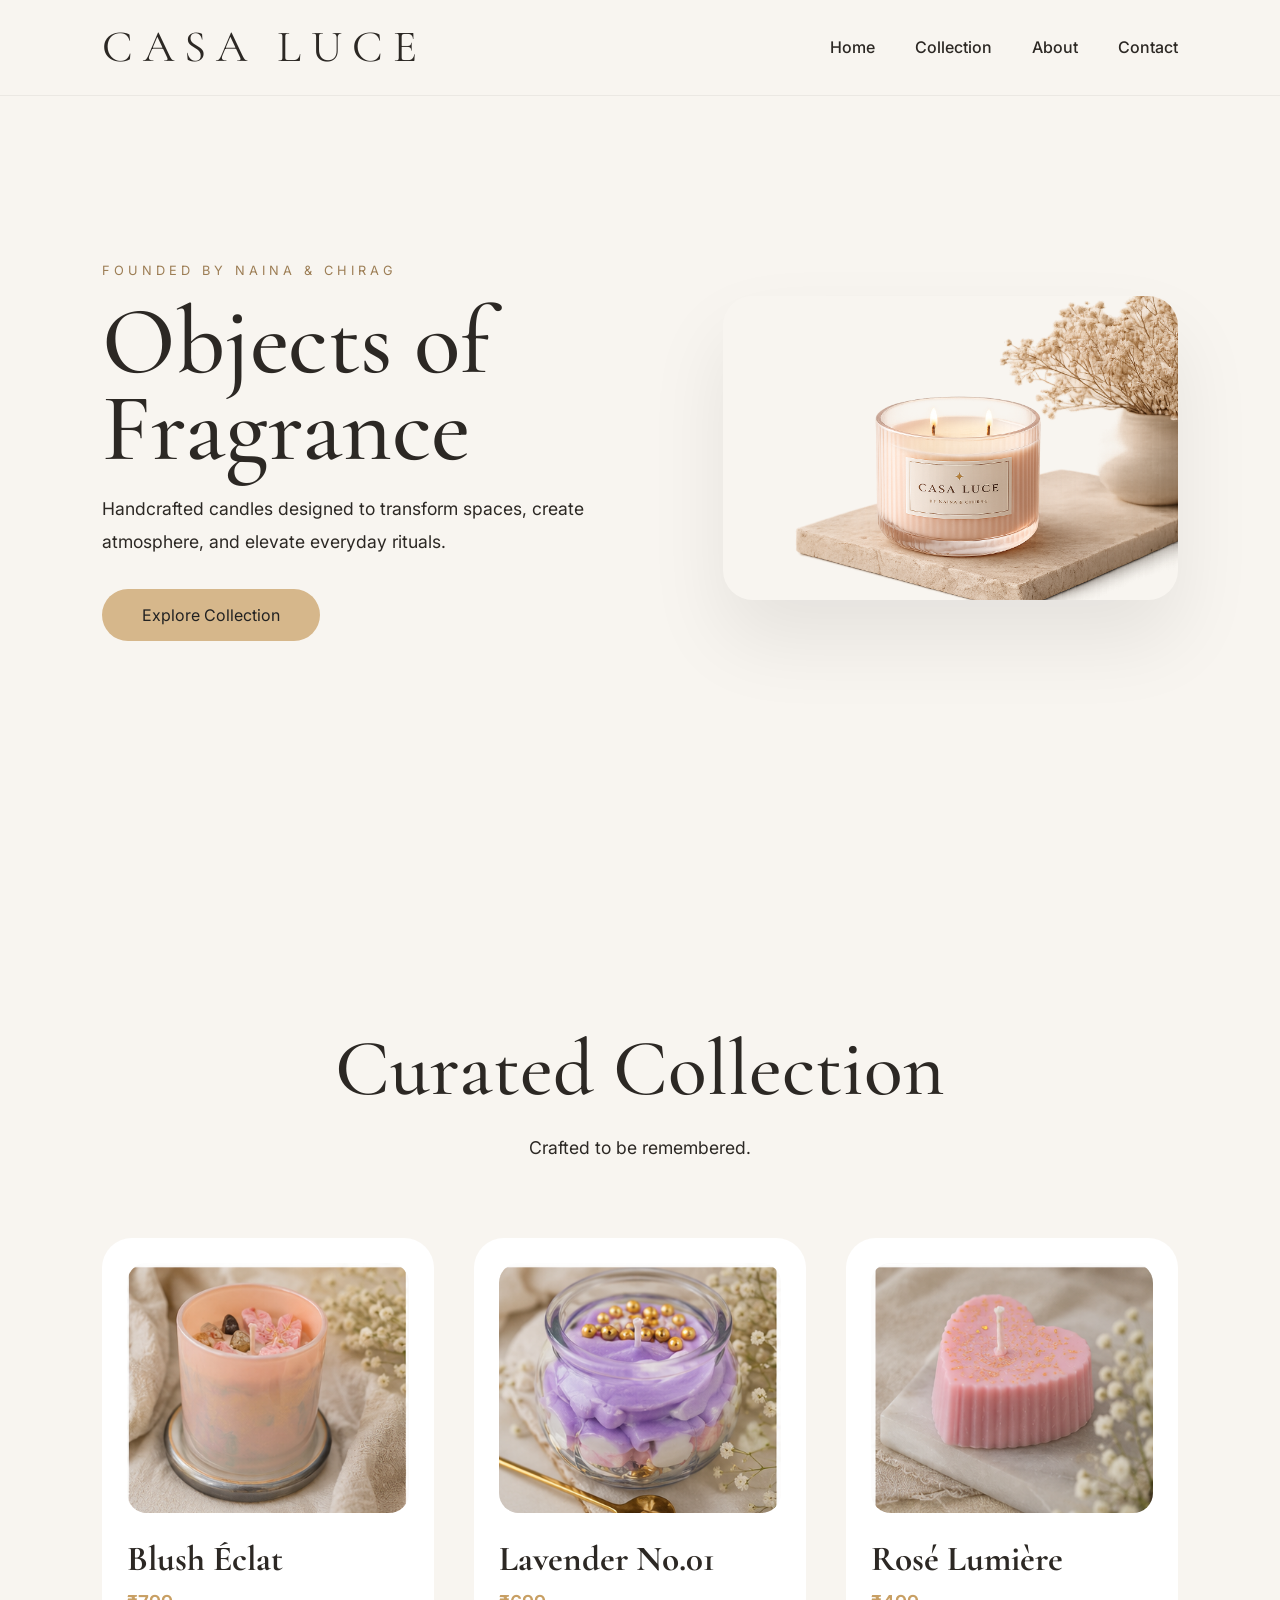
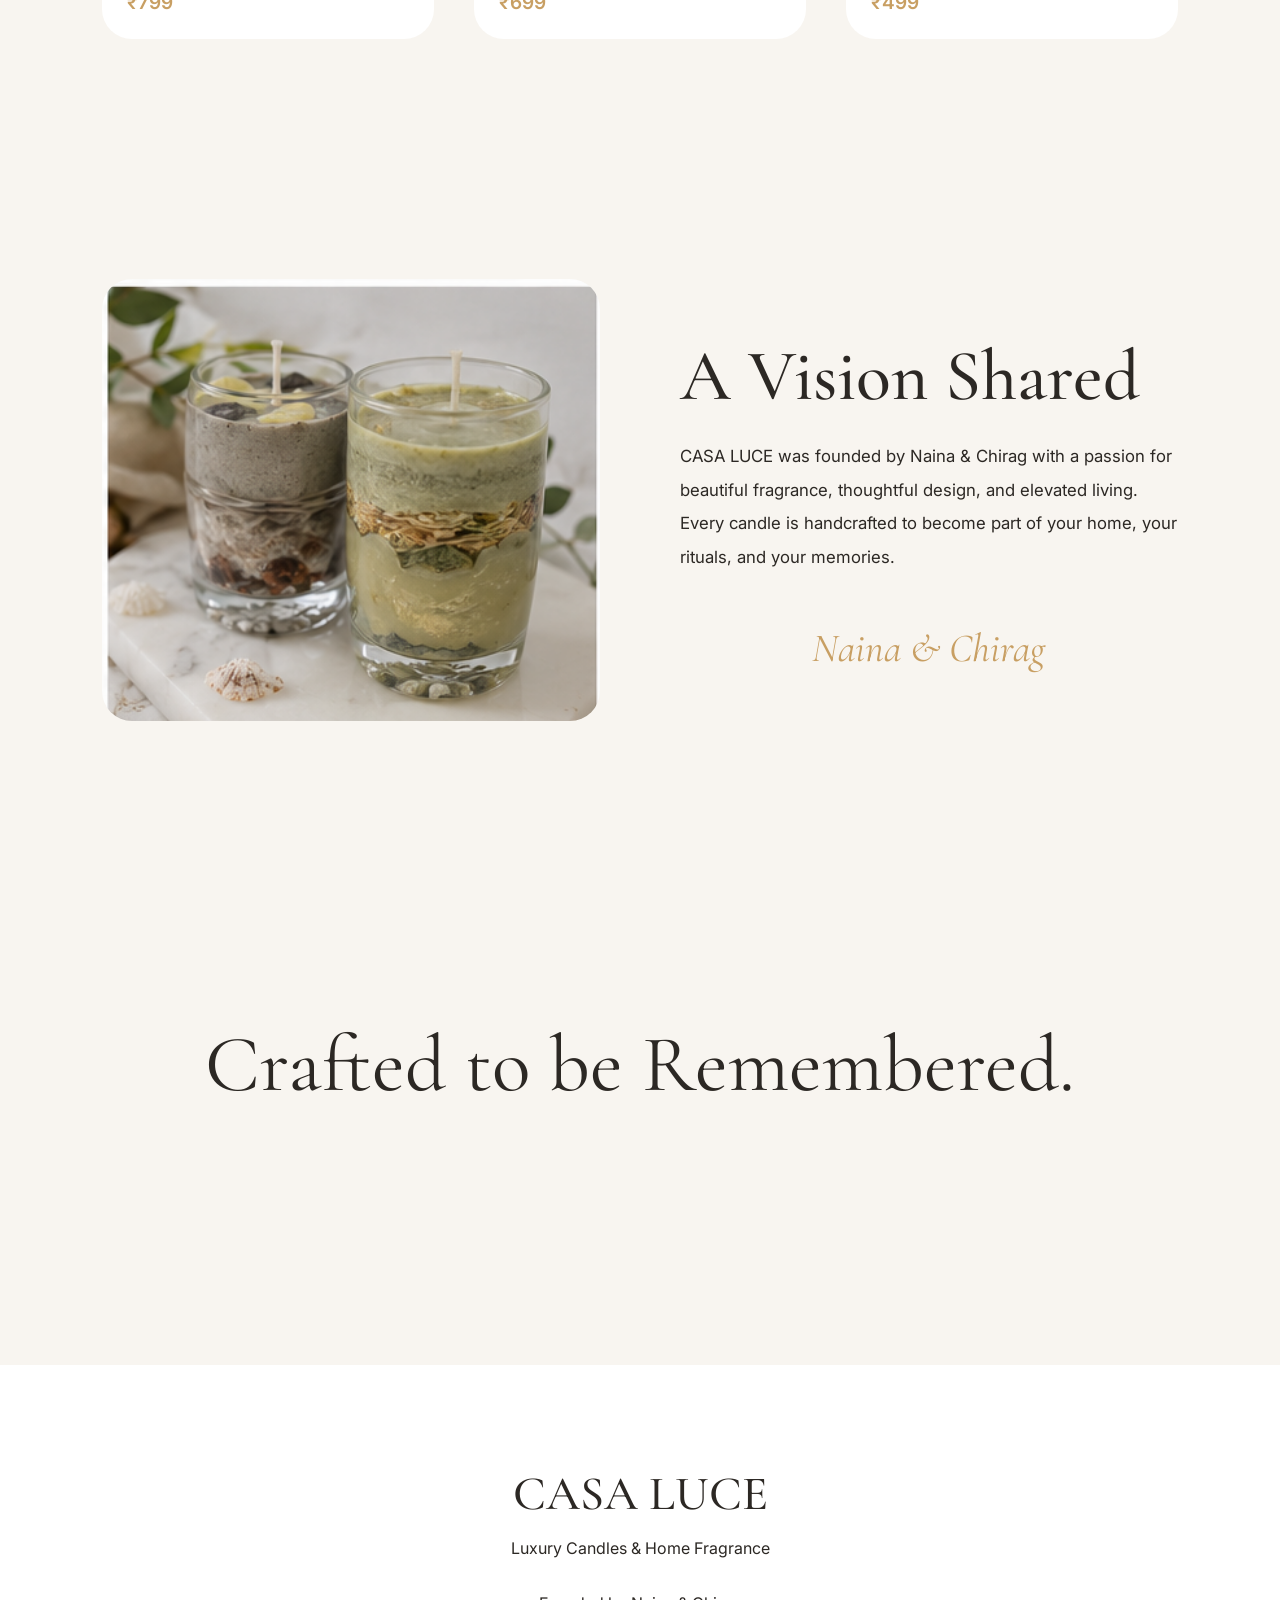
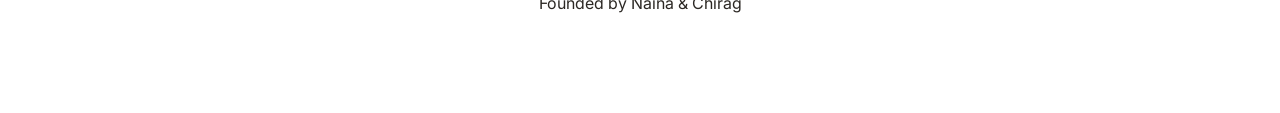
<file: index.html>
<!DOCTYPE html>
<html lang="en">

<head>
<meta charset="UTF-8">
<meta name="viewport" content="width=device-width, initial-scale=1.0">

<title>CASA LUCE</title>

<link rel="stylesheet" href="style.css">

<link href="https://fonts.googleapis.com/css2?family=Cormorant+Garamond:wght@300;400;500;600&family=Inter:wght@300;400;500&display=swap" rel="stylesheet">

</head>

<body>

<nav>

<div class="logo">
CASA LUCE
</div>

<ul>
<li><a href="index.html">Home</a></li>
<li><a href="collection.html">Collection</a></li>
<li><a href="about.html">About</a></li>
<li><a href="contact.html">Contact</a></li>
</ul>

</nav>

<section class="hero">

<div class="hero-text">

<span class="subtitle">
FOUNDED BY NAINA & CHIRAG
</span>

<h1>
Objects of<br>
Fragrance
</h1>

<p>
Handcrafted candles designed to transform spaces,
create atmosphere, and elevate everyday rituals.
</p>

<a href="collection.html" class="btn">
Explore Collection
</a>

</div>

<div class="hero-image">

<img src="images/my-candle.png" alt="CASA LUCE Candle">

</div>

</section>

<section class="section">

<div class="section-title">

<h2>
Curated Collection
</h2>

<p>
Crafted to be remembered.
</p>

</div>

<div class="products">

<div class="card">
<img src="images/candle_10.png">
<h3>Blush Éclat</h3>
<div class="price">₹799</div>
</div>

<div class="card">
<img src="images/candle_09.png">
<h3>Lavender No.01</h3>
<div class="price">₹699</div>
</div>

<div class="card">
<img src="images/candle_12.png">
<h3>Rosé Lumière</h3>
<div class="price">₹499</div>
</div>

</div>

</section>

<section class="section">

<div class="story">

<div>

<img src="images/candle_11.png">

</div>

<div>

<h2>
A Vision Shared
</h2>

<p>
CASA LUCE was founded by Naina & Chirag with a passion for
beautiful fragrance, thoughtful design, and elevated living.

Every candle is handcrafted to become part of your home,
your rituals, and your memories.
</p>

<div class="signature">
Naina & Chirag
</div>

</div>

</div>

</section>

<section class="quote">

<p>
Crafted to be Remembered.
</p>

</section>

<footer>

<h2>
CASA LUCE
</h2>

<p>
Luxury Candles & Home Fragrance
</p>

<br>

<p>
Founded by Naina & Chirag
</p>

</footer>

</body>
</html>
</file>
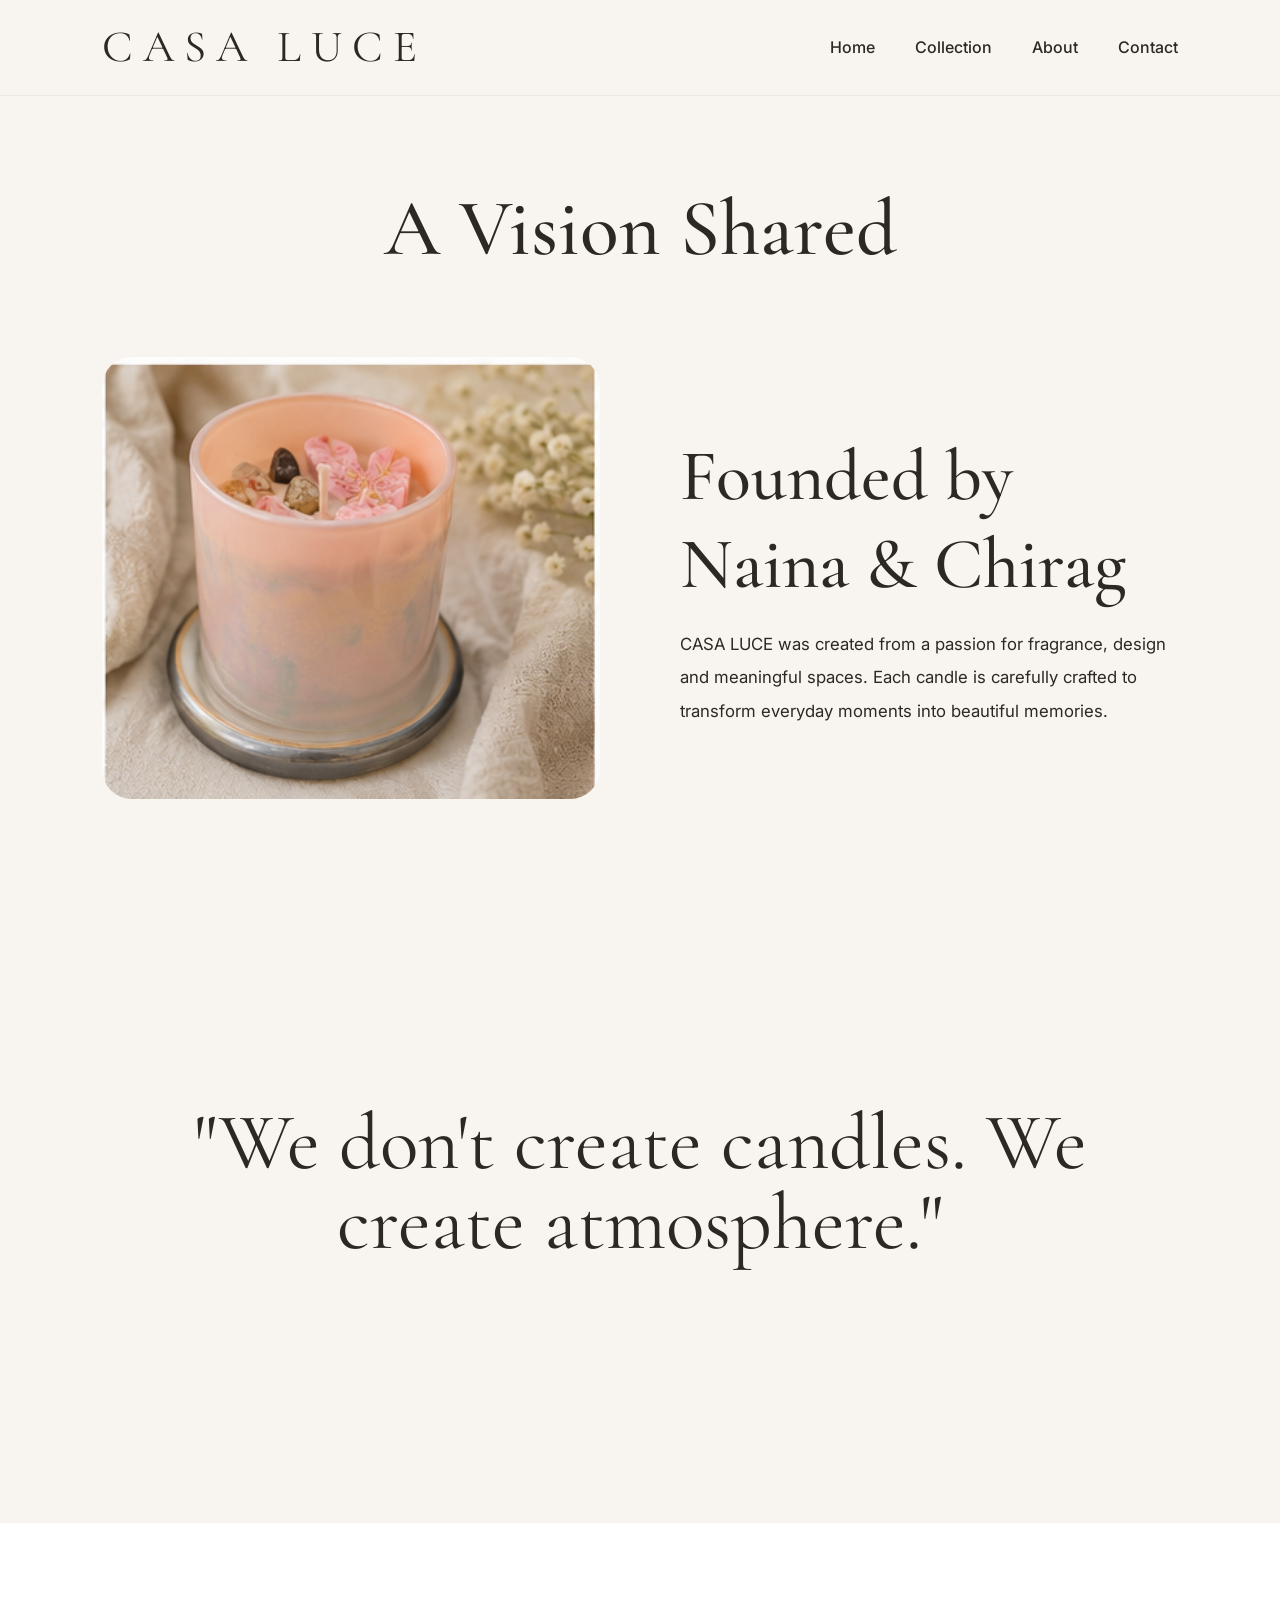
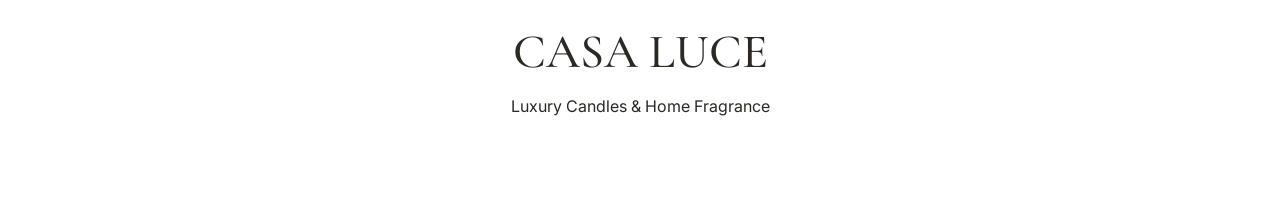
<file: about.html>
<!DOCTYPE html>
<html lang="en">

<head>
<meta charset="UTF-8">
<meta name="viewport" content="width=device-width, initial-scale=1.0">

<title>About | CASA LUCE</title>

<link rel="stylesheet" href="style.css">

</head>

<body>

<nav>

<div class="logo">CASA LUCE</div>

<ul>
<li><a href="index.html">Home</a></li>
<li><a href="collection.html">Collection</a></li>
<li><a href="about.html">About</a></li>
<li><a href="contact.html">Contact</a></li>
</ul>

</nav>

<section class="section" style="padding-top:180px;">

<div class="section-title">

<h2>
A Vision Shared
</h2>

</div>

<div class="story">

<div>

<img src="images/candle_10.png">

</div>

<div>

<h2>
Founded by Naina & Chirag
</h2>

<p>
CASA LUCE was created from a passion for fragrance,
design and meaningful spaces.

Each candle is carefully crafted to transform everyday
moments into beautiful memories.
</p>

</div>

</div>

</section>

<section class="quote">

<p>
"We don't create candles.
We create atmosphere."
</p>

</section>

<footer>

<h2>CASA LUCE</h2>

<p>
Luxury Candles & Home Fragrance
</p>

</footer>

</body>

</html>
</file>
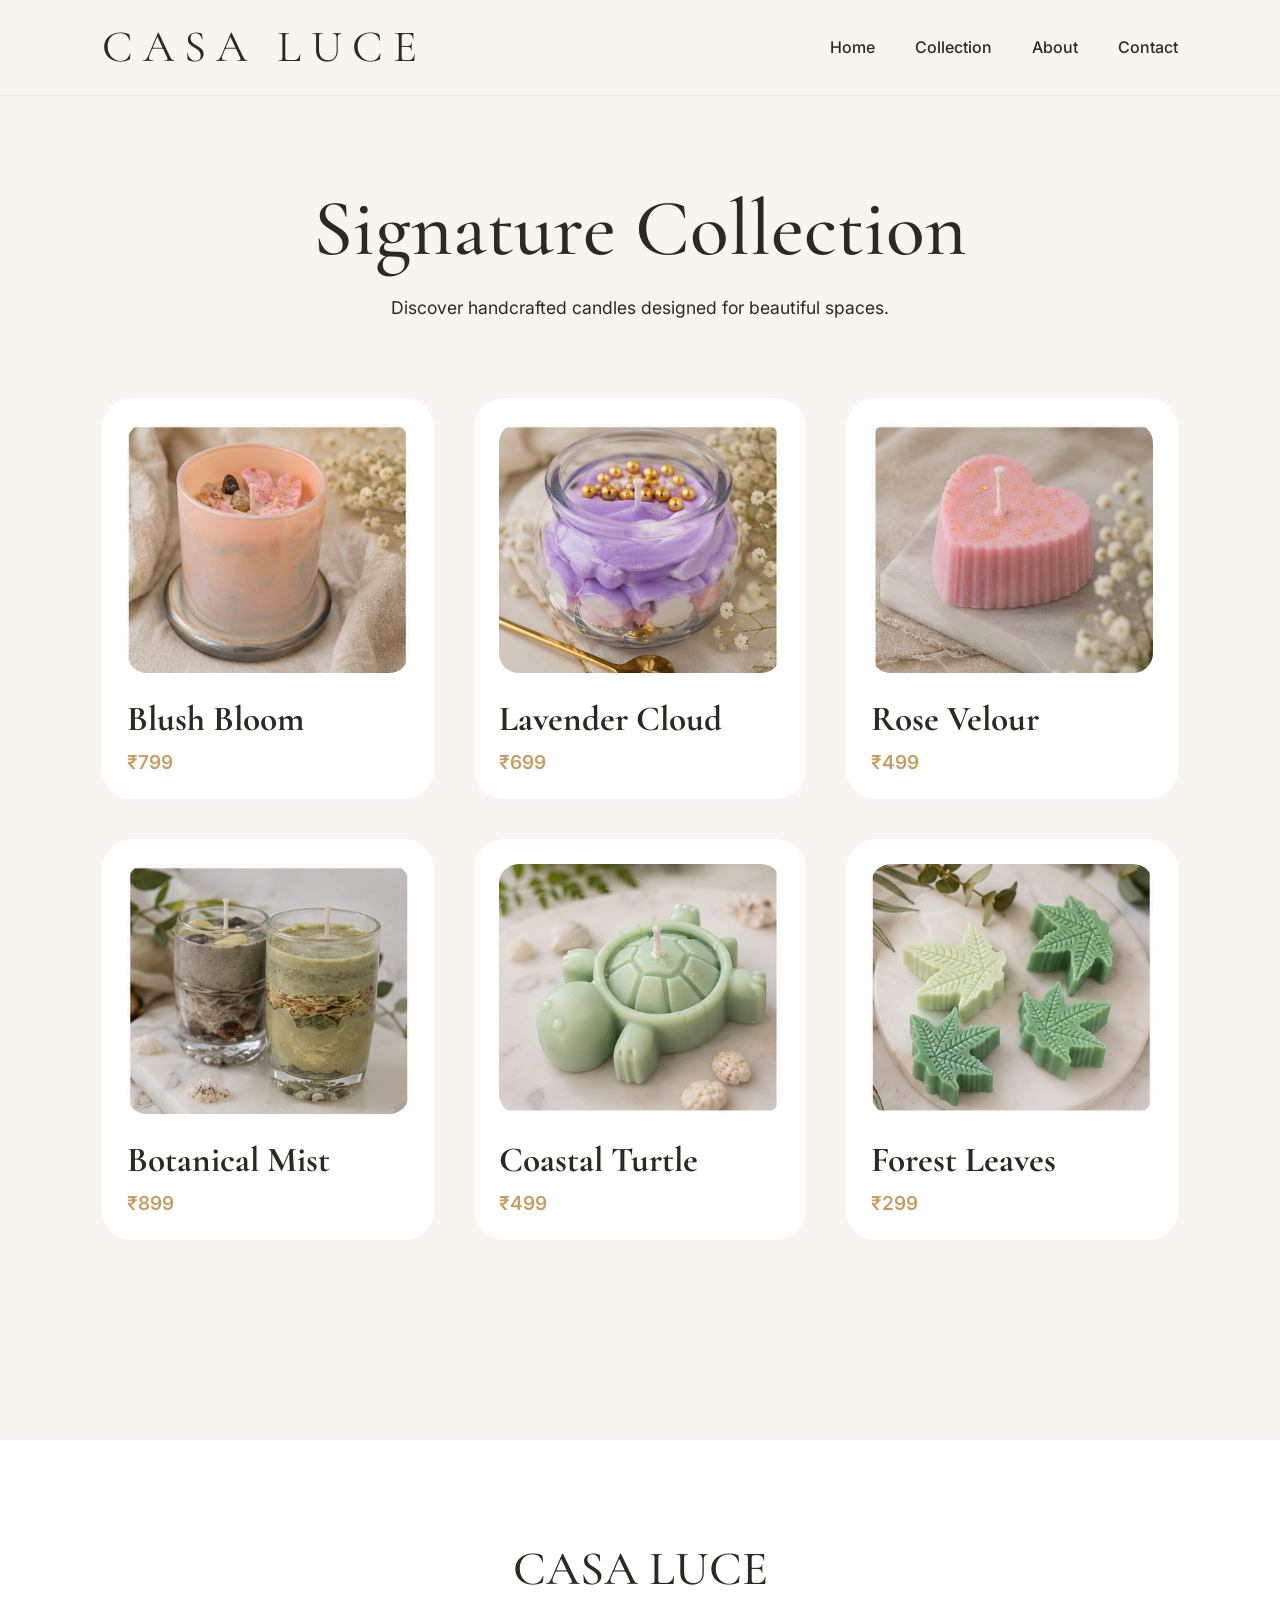
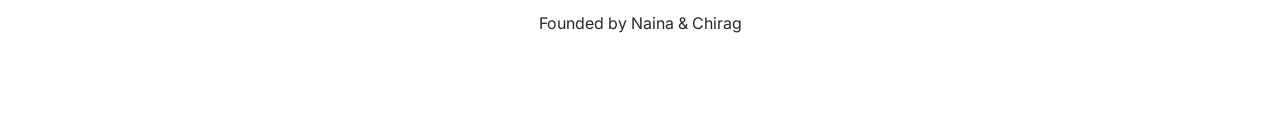
<file: collection.html>
<!DOCTYPE html>
<html lang="en">

<head>
<meta charset="UTF-8">
<meta name="viewport" content="width=device-width, initial-scale=1.0">

<title>Collection | CASA LUCE</title>

<link rel="stylesheet" href="style.css">
</head>

<body>

<nav>

<div class="logo">CASA LUCE</div>

<ul>
<li><a href="index.html">Home</a></li>
<li><a href="collection.html">Collection</a></li>
<li><a href="about.html">About</a></li>
<li><a href="contact.html">Contact</a></li>
</ul>

</nav>

<section class="section" style="padding-top:180px;">

<div class="section-title">

<h2>Signature Collection</h2>

<p style="margin-top:20px;">
Discover handcrafted candles designed for beautiful spaces.
</p>

</div>

<div class="products">

<div class="card">
<img src="images/candle_10.png">
<h3>Blush Bloom</h3>
<div class="price">₹799</div>
</div>

<div class="card">
<img src="images/candle_09.png">
<h3>Lavender Cloud</h3>
<div class="price">₹699</div>
</div>

<div class="card">
<img src="images/candle_12.png">
<h3>Rose Velour</h3>
<div class="price">₹499</div>
</div>

<div class="card">
<img src="images/candle_11.png">
<h3>Botanical Mist</h3>
<div class="price">₹899</div>
</div>

<div class="card">
<img src="images/candle_01.png">
<h3>Coastal Turtle</h3>
<div class="price">₹499</div>
</div>

<div class="card">
<img src="images/candle_02.png">
<h3>Forest Leaves</h3>
<div class="price">₹299</div>
</div>

</div>

</section>

<footer>

<h2>CASA LUCE</h2>

<p>
Founded by Naina & Chirag
</p>

</footer>

</body>

</html>
</file>
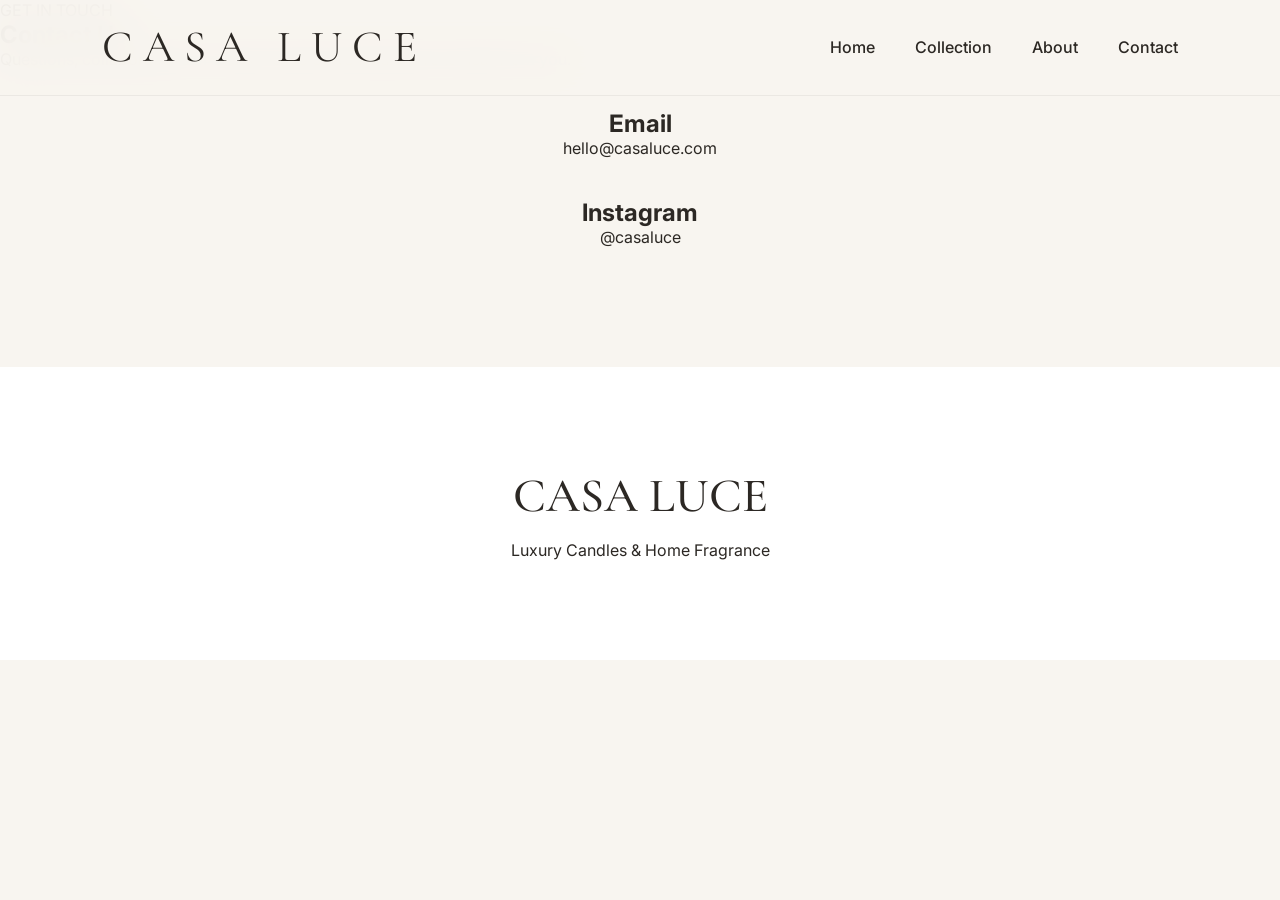
<file: contact.html>
<!DOCTYPE html>
<html lang="en">

<head>
<meta charset="UTF-8">
<meta name="viewport" content="width=device-width, initial-scale=1.0">

<title>Contact | CASA LUCE</title>

<link rel="preconnect" href="https://fonts.googleapis.com">
<link href="https://fonts.googleapis.com/css2?family=Cormorant+Garamond:wght@400;500;600&family=Inter:wght@300;400;500&display=swap" rel="stylesheet">

<link rel="stylesheet" href="style.css">

</head>

<body>

<nav>

<div class="logo">CASA LUCE</div>

<ul>
<li><a href="index.html">Home</a></li>
<li><a href="collection.html">Collection</a></li>
<li><a href="about.html">About</a></li>
<li><a href="contact.html">Contact</a></li>
</ul>

</nav>

<section class="about-hero">

<span>GET IN TOUCH</span>

<h1>Contact Us</h1>

<p>
Questions, collaborations or custom orders.
We would love to hear from you.
</p>

</section>

<section style="padding:40px 10%; text-align:center;">

<h2>Email</h2>

<p>hello@casaluce.com</p>

<br><br>

<h2>Instagram</h2>

<p>@casaluce</p>

</section>

<footer>

<h2>CASA LUCE</h2>

<p>
Luxury Candles & Home Fragrance
</p>

</footer>
<div class="cursor-glow"></div>

<script>
const glow=document.querySelector('.cursor-glow');

document.addEventListener('mousemove',(e)=>{
glow.style.left=e.clientX+'px';
glow.style.top=e.clientY+'px';
});
</script>
</body>

</html>
</file>
<file: style.css>
@import url('https://fonts.googleapis.com/css2?family=Cormorant+Garamond:wght@300;400;500;600&family=Inter:wght@300;400;500&display=swap');

*{
margin:0;
padding:0;
box-sizing:border-box;
}

html{
scroll-behavior:smooth;
}

body{
font-family:'Inter',sans-serif;
background:#f8f5f0;
color:#2c2824;
overflow-x:hidden;
}

nav{
position:fixed;
top:0;
left:0;
width:100%;
display:flex;
justify-content:space-between;
align-items:center;
padding:25px 8%;
background:rgba(248,245,240,.95);
backdrop-filter:blur(20px);
z-index:999;
border-bottom:1px solid rgba(0,0,0,.05);
}

.logo{
font-family:'Cormorant Garamond',serif;
font-size:2.6rem;
letter-spacing:10px;
font-weight:400;
}

nav ul{
display:flex;
gap:40px;
list-style:none;
}

nav a{
text-decoration:none;
color:#2c2824;
font-weight:500;
position:relative;
}

nav a::after{
content:'';
position:absolute;
bottom:-5px;
left:0;
width:0;
height:1px;
background:#c7a46c;
transition:.4s;
}

nav a:hover::after{
width:100%;
}

.hero{
min-height:100vh;
display:flex;
justify-content:space-between;
align-items:center;
padding:140px 8%;
gap:80px;
}

.hero-text{
max-width:600px;
}

.subtitle{
letter-spacing:4px;
font-size:.8rem;
text-transform:uppercase;
color:#9c7d54;
}

.hero h1{
font-family:'Cormorant Garamond',serif;
font-size:6rem;
line-height:.9;
font-weight:500;
margin:20px 0;
}

.hero p{
line-height:1.9;
font-size:1.1rem;
margin-bottom:30px;
}

.btn{
display:inline-block;
padding:16px 40px;
border-radius:50px;
background:#d6b78b;
color:#222;
text-decoration:none;
transition:.4s;
}

.btn:hover{
transform:translateY(-5px);
box-shadow:0 15px 30px rgba(0,0,0,.08);
}

.hero img{
width:700px;
max-width:100%;
border-radius:30px;
box-shadow:0 40px 80px rgba(0,0,0,.08);
}

.section{
padding:120px 8%;
}

.section-title{
text-align:center;
margin-bottom:80px;
}

.section-title h2{
font-family:'Cormorant Garamond',serif;
font-size:5rem;
font-weight:500;
}

.section-title p{
margin-top:20px;
font-size:1.1rem;
}

.products{
display:grid;
grid-template-columns:repeat(auto-fit,minmax(300px,1fr));
gap:40px;
}

.card{
background:white;
padding:25px;
border-radius:30px;
transition:.5s;
overflow:hidden;
}

.card:hover{
transform:translateY(-10px);
box-shadow:0 25px 50px rgba(0,0,0,.08);
}

.card img{
width:100%;
border-radius:20px;
transition:.6s;
}

.card:hover img{
transform:scale(1.05);
}

.card h3{
font-family:'Cormorant Garamond',serif;
font-size:2.2rem;
margin-top:20px;
}

.price{
margin-top:10px;
font-size:1.2rem;
font-weight:600;
color:#c89f63;
}

.story{
display:grid;
grid-template-columns:1fr 1fr;
gap:80px;
align-items:center;
}

.story img{
width:100%;
border-radius:30px;
}

.story h2{
font-family:'Cormorant Garamond',serif;
font-size:4.5rem;
font-weight:500;
margin-bottom:20px;
}

.story p{
line-height:2;
font-size:1.05rem;
}

.quote{
padding:180px 10%;
text-align:center;
}

.quote p{
font-family:'Cormorant Garamond',serif;
font-size:5rem;
line-height:1;
}

.signature{
text-align:center;
margin-top:50px;
font-family:'Cormorant Garamond',serif;
font-size:2.5rem;
font-style:italic;
color:#c89f63;
}

footer{
padding:100px 8%;
text-align:center;
background:white;
margin-top:80px;
}

footer h2{
font-family:'Cormorant Garamond',serif;
font-size:3rem;
font-weight:500;
}

footer p{
margin-top:15px;
}

footer a{
color:#2c2824;
text-decoration:none;
}

@media(max-width:900px){

.hero{
flex-direction:column;
text-align:center;
padding-top:180px;
}

.hero h1{
font-size:4rem;
}

.story{
grid-template-columns:1fr;
}

.section-title h2{
font-size:3.5rem;
}

.quote p{
font-size:3rem;
}

nav{
flex-direction:column;
gap:15px;
}

nav ul{
gap:20px;
}

}
.logo{
font-family:'Cormorant Garamond',serif;
font-size:2.8rem;
letter-spacing:10px;
line-height:1;
display:flex;
flex-direction:column;
}

.logo span{
font-family:'Inter',sans-serif;
font-size:.65rem;
letter-spacing:4px;
margin-top:8px;
color:#b58d55;
text-transform:uppercase;
}
.whatsapp{
position:fixed;
bottom:25px;
right:25px;
width:60px;
height:60px;
border-radius:50%;
background:#25D366;
display:flex;
align-items:center;
justify-content:center;
font-size:30px;
text-decoration:none;
z-index:9999;
}
</file>
